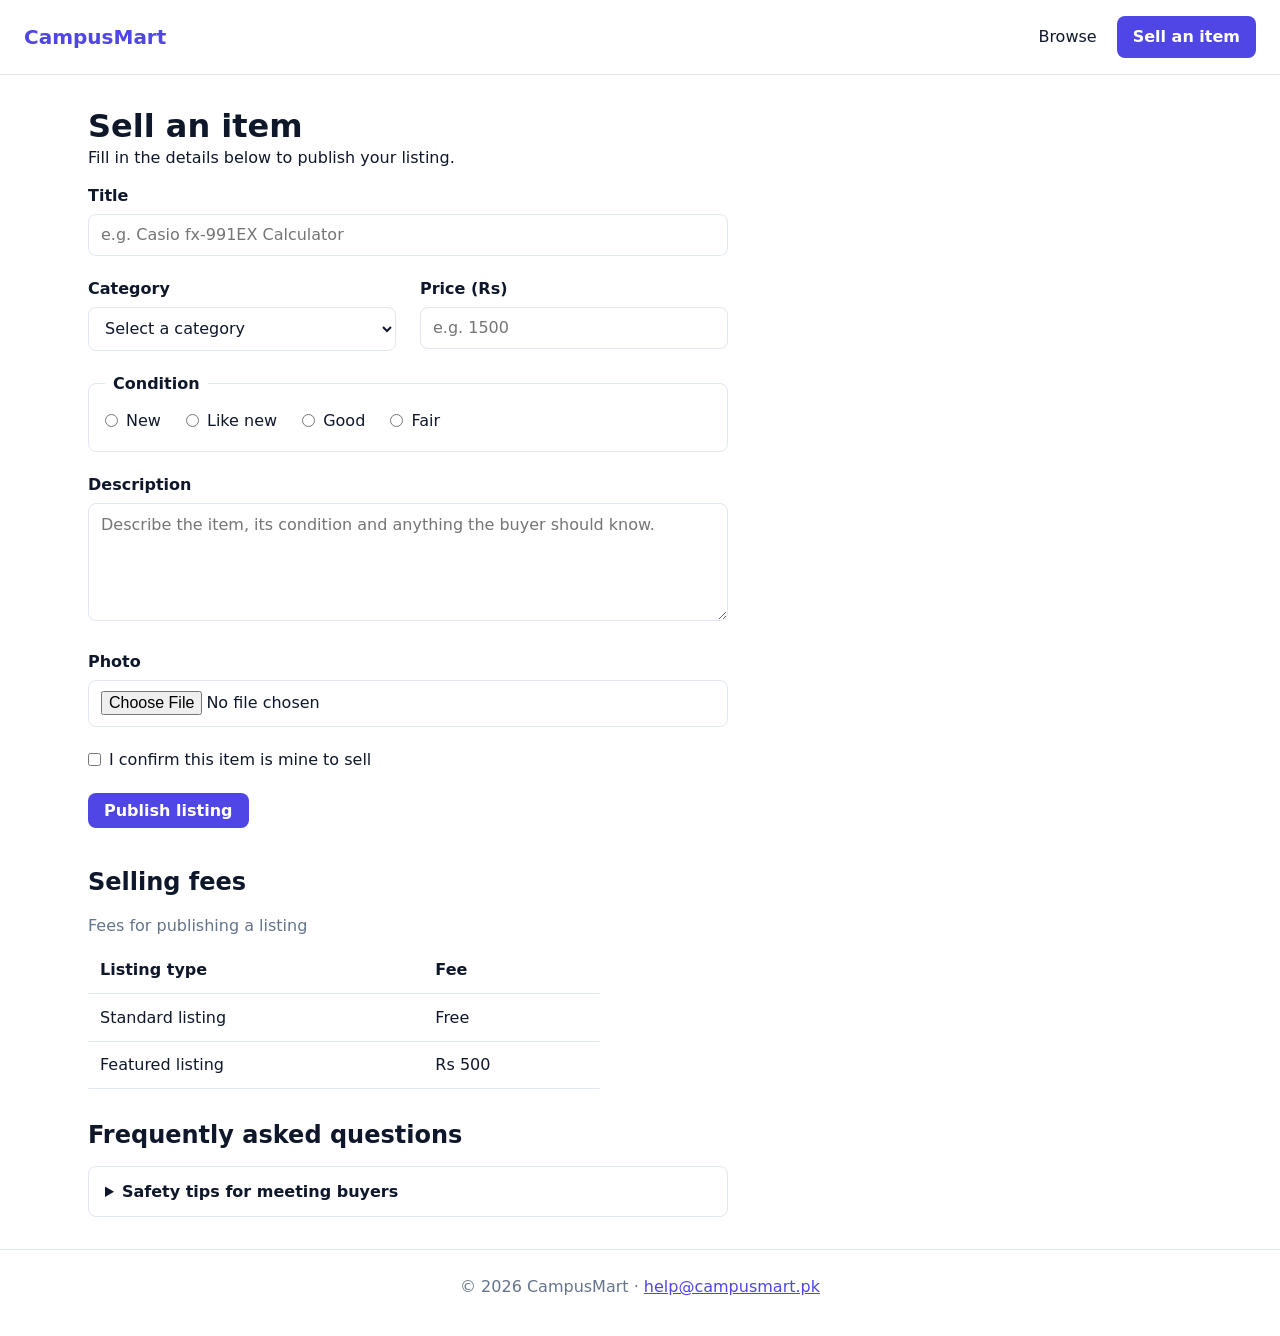
<file: sell.html>
<!DOCTYPE html>
<html lang="en">
  <head>
    <meta charset="UTF-8" />
    <meta name="viewport" content="width=device-width, initial-scale=1.0" />
    <meta name="description" content="Post a second-hand item for sale on CampusMart and reach students on campus." />
    <title>Sell an item | CampusMart</title>
    <link rel="stylesheet" href="styles.css" />
  </head>
  <body>
    <header class="site-header">
      <a href="index.html" class="logo">CampusMart</a>
      <nav aria-label="Main">
        <ul class="nav-links">
          <li><a href="index.html">Browse</a></li>
          <li><a href="sell.html" class="btn">Sell an item</a></li>
        </ul>
      </nav>
    </header>
    <main class="container">
      <h1>Sell an item</h1>
      <p>Fill in the details below to publish your listing.</p>

      <form action="/api/listings" method="post" enctype="multipart/form-data" class="sell-form">
        <div class="form-group">
          <label for="title">Title</label>
          <input id="title" name="title" type="text" required minlength="5" maxlength="100" pattern="(?!\d+$).*" title="Title must be 5 to 100 characters and cannot contain only digits." placeholder="e.g. Casio fx-991EX Calculator" />
        </div>

        <div class="form-row">
          <div class="form-group">
            <label for="category">Category</label>
            <select id="category" name="category" required>
              <option value="">Select a category</option>
              <option value="books">Books</option>
              <option value="electronics">Electronics</option>
              <option value="furniture">Furniture</option>
              <option value="clothing">Clothing</option>
              <option value="stationery">Stationery</option>
            </select>
          </div>
          <div class="form-group">
            <label for="price">Price (Rs)</label>
            <input id="price" name="price" type="number" required min="50" step="1" placeholder="e.g. 1500" />
          </div>
        </div>

        <fieldset>
          <legend>Condition</legend>
          <label class="option"><input type="radio" name="condition" value="NEW" required /> New</label>
          <label class="option"><input type="radio" name="condition" value="LIKE_NEW" /> Like new</label>
          <label class="option"><input type="radio" name="condition" value="GOOD" /> Good</label>
          <label class="option"><input type="radio" name="condition" value="FAIR" /> Fair</label>
        </fieldset>

        <div class="form-group">
          <label for="description">Description</label>
          <textarea id="description" name="description" rows="5" required minlength="20" placeholder="Describe the item, its condition and anything the buyer should know."></textarea>
        </div>

        <div class="form-group">
          <label for="photo">Photo</label>
          <input id="photo" name="photo" type="file" accept="image/*" />
        </div>

        <div class="form-group">
          <label class="option"><input type="checkbox" name="confirm" value="yes" required /> I confirm this item is mine to sell</label>
        </div>

        <button type="submit" class="btn">Publish listing</button>
      </form>

      <section aria-labelledby="fees-heading">
        <h2 id="fees-heading">Selling fees</h2>
        <table>
          <caption>Fees for publishing a listing</caption>
          <thead>
            <tr>
              <th scope="col">Listing type</th>
              <th scope="col">Fee</th>
            </tr>
          </thead>
          <tbody>
            <tr>
              <td>Standard listing</td>
              <td>Free</td>
            </tr>
            <tr>
              <td>Featured listing</td>
              <td>Rs 500</td>
            </tr>
          </tbody>
        </table>
      </section>

      <section aria-labelledby="safety-heading">
        <h2 id="safety-heading">Frequently asked questions</h2>
        <details>
          <summary>Safety tips for meeting buyers</summary>
          <ol>
            <li>Meet in a public place on campus during the day.</li>
            <li>Bring a friend if possible.</li>
            <li>Check the item before you accept payment.</li>
          </ol>
        </details>
      </section>
    </main>
    <footer class="site-footer">
      <p>&copy; 2026 CampusMart &middot; <a href="mailto:help@campusmart.pk">help@campusmart.pk</a></p>
    </footer>
  </body>
</html>
</file>
<file: styles.css>
*,
*::before,
*::after {
  box-sizing: border-box;
  margin: 0;
}

:root {
  --color-bg: #ffffff;
  --color-surface: #ffffff;
  --color-text: #0f172a;
  --color-muted: #64748b;
  --color-border: #e2e8f0;
  --color-primary: #4f46e5;
  --color-link: #4f46e5;
  --color-white: #ffffff;
  --color-highlight: #fde68a;
  --radius: 0.75rem;
  color-scheme: light dark;
}

@media (prefers-color-scheme: dark) {
  :root {
    --color-bg: #0b1120;
    --color-surface: #111827;
    --color-text: #e2e8f0;
    --color-muted: #94a3b8;
    --color-border: #1f2937;
    --color-link: #a5b4fc;
    --color-highlight: #854d0e;
  }
}

[data-theme="dark"] {
  --color-bg: #0b1120;
  --color-surface: #111827;
  --color-text: #e2e8f0;
  --color-muted: #94a3b8;
  --color-border: #1f2937;
  --color-link: #a5b4fc;
  --color-highlight: #854d0e;
  color-scheme: dark;
}

[data-theme="light"] {
  --color-bg: #ffffff;
  --color-surface: #ffffff;
  --color-text: #0f172a;
  --color-muted: #64748b;
  --color-border: #e2e8f0;
  --color-link: #4f46e5;
  --color-highlight: #fde68a;
  color-scheme: light;
}

body {
  font-family: system-ui, -apple-system, "Segoe UI", Roboto, sans-serif;
  line-height: 1.6;
  background: var(--color-bg);
  color: var(--color-text);
}

img {
  max-width: 100%;
  display: block;
  height: auto;
}

a {
  color: var(--color-link);
}

h1,
h2,
h3 {
  line-height: 1.2;
}

h2 {
  margin-bottom: 1rem;
}

p {
  margin-bottom: 0.75rem;
}

:focus-visible {
  outline: 2px solid var(--color-primary);
  outline-offset: 2px;
}

.site-header {
  display: flex;
  justify-content: space-between;
  align-items: center;
  padding: 1rem 1.5rem;
  border-bottom: 1px solid var(--color-border);
  position: sticky;
  top: 0;
  z-index: 10;
  background: var(--color-bg);
}

.logo {
  font-weight: 800;
  font-size: 1.25rem;
  color: var(--color-link);
  text-decoration: none;
}

.nav-links {
  display: flex;
  gap: 1.25rem;
  align-items: center;
  list-style: none;
  padding: 0;
}

.nav-links a {
  color: var(--color-text);
  text-decoration: none;
}

.nav-links a:hover {
  color: var(--color-link);
}

.btn {
  display: inline-block;
  padding: 0.5rem 1rem;
  border-radius: 0.5rem;
  background: var(--color-primary);
  color: var(--color-white);
  font-weight: 600;
  text-decoration: none;
}

.btn:hover {
  filter: brightness(1.1);
}

.nav-links .btn {
  color: var(--color-white);
}

.nav-links .btn:hover {
  color: var(--color-white);
}

button.btn {
  border: 0;
  cursor: pointer;
  font-family: inherit;
  font-size: 1rem;
  font-weight: 600;
}

.hero {
  text-align: center;
  padding: 3rem 1.5rem;
  background: linear-gradient(135deg, #4f46e5, #7c3aed);
  color: var(--color-white);
  border-radius: 1rem;
  margin: 1.5rem;
}

.hero h1 {
  font-size: clamp(2rem, 6vw, 3.5rem);
  line-height: 1.1;
  margin-bottom: 1rem;
}

.hero p {
  margin-bottom: 1.5rem;
}

.hero .btn {
  background: var(--color-white);
  color: var(--color-primary);
}

.container {
  max-width: 72rem;
  margin-inline: auto;
  padding: 2rem 1.5rem;
}

.listing-grid {
  display: grid;
  grid-template-columns: repeat(auto-fill, minmax(240px, 1fr));
  gap: 1.5rem;
}

.card {
  position: relative;
  border: 1px solid var(--color-border);
  border-radius: var(--radius);
  overflow: hidden;
  background: var(--color-surface);
  transition: transform 0.2s, box-shadow 0.2s;
}

.card:hover {
  transform: translateY(-4px);
  box-shadow: 0 10px 25px rgb(0 0 0 / 0.08);
}

.card img {
  aspect-ratio: 4 / 3;
  object-fit: cover;
  width: 100%;
}

.card-body {
  padding: 1rem;
}

.card-body h3 {
  margin-bottom: 0.25rem;
}

.card-body p:last-child {
  margin-bottom: 0;
}

.badge {
  position: absolute;
  top: 0.75rem;
  left: 0.75rem;
  padding: 0.25rem 0.75rem;
  border-radius: 999px;
  background: var(--color-primary);
  color: var(--color-white);
  font-size: 0.75rem;
  font-weight: 700;
}

.price {
  font-size: 1.25rem;
  font-weight: 800;
  color: var(--color-link);
}

.meta {
  font-size: 0.875rem;
  color: var(--color-muted);
}

.steps {
  padding-left: 1.25rem;
}

.site-footer {
  text-align: center;
  padding: 1.5rem;
  border-top: 1px solid var(--color-border);
  color: var(--color-muted);
}

.sell-form {
  max-width: 40rem;
  margin-bottom: 2.5rem;
}

.form-group {
  margin-bottom: 1.25rem;
}

.sell-form label {
  display: block;
  margin-bottom: 0.35rem;
  font-weight: 600;
}

.sell-form label.option {
  display: inline-flex;
  align-items: center;
  gap: 0.5rem;
  margin-right: 1.25rem;
  margin-bottom: 0;
  font-weight: 400;
}

.controls input[type="search"],
.controls select,
.sell-form input[type="text"],
.sell-form input[type="number"],
.sell-form input[type="file"],
.sell-form select,
.sell-form textarea {
  width: 100%;
  padding: 0.65rem 0.75rem;
  border: 1px solid var(--color-border);
  border-radius: 0.5rem;
  background: var(--color-surface);
  color: var(--color-text);
  font-family: inherit;
  font-size: 1rem;
}

.sell-form textarea {
  resize: vertical;
}

.form-row {
  display: grid;
  grid-template-columns: 1fr;
  gap: 0 1.5rem;
}

.sell-form fieldset {
  border: 1px solid var(--color-border);
  border-radius: 0.5rem;
  padding: 0.75rem 1rem 1rem;
  margin-bottom: 1.25rem;
}

.sell-form legend {
  padding: 0 0.5rem;
  font-weight: 600;
}

table {
  width: 100%;
  max-width: 32rem;
  border-collapse: collapse;
  margin-bottom: 2rem;
}

caption {
  text-align: left;
  margin-bottom: 0.5rem;
  color: var(--color-muted);
}

th,
td {
  padding: 0.65rem 0.75rem;
  text-align: left;
  border-bottom: 1px solid var(--color-border);
}

details {
  max-width: 40rem;
  border: 1px solid var(--color-border);
  border-radius: 0.5rem;
  padding: 0.75rem 1rem;
}

summary {
  cursor: pointer;
  font-weight: 600;
}

details ol {
  margin-top: 0.75rem;
  padding-left: 1.25rem;
}

.header-actions {
  display: flex;
  align-items: center;
  gap: 1rem;
}

.theme-toggle {
  padding: 0.35rem 0.6rem;
  border: 1px solid var(--color-border);
  border-radius: 0.5rem;
  background: var(--color-surface);
  color: var(--color-text);
  font-size: 1.1rem;
  line-height: 1;
  cursor: pointer;
}

.toolbar {
  display: flex;
  justify-content: space-between;
  align-items: center;
  flex-wrap: wrap;
  gap: 0.5rem 1rem;
  margin-bottom: 1rem;
}

.toolbar h2,
.toolbar p {
  margin-bottom: 0;
}

.controls {
  display: grid;
  grid-template-columns: 1fr;
  gap: 1rem;
  margin-bottom: 1rem;
}

.controls label {
  display: block;
  margin-bottom: 0.35rem;
  font-weight: 600;
}

#result-count {
  margin-bottom: 1rem;
  color: var(--color-muted);
}

.empty-message {
  padding: 2rem 1rem;
  text-align: center;
  color: var(--color-muted);
}

.saved-total {
  margin-top: 1.5rem;
  font-weight: 700;
}

.fav-btn {
  margin-top: 0.5rem;
  padding: 0.4rem 0.8rem;
  border: 1px solid var(--color-border);
  border-radius: 0.5rem;
  background: var(--color-surface);
  color: var(--color-text);
  font-family: inherit;
  font-size: 0.9rem;
  cursor: pointer;
}

mark {
  background: var(--color-highlight);
  color: inherit;
  padding: 0 0.1em;
  border-radius: 0.2em;
}

@media (min-width: 768px) {
  .form-row {
    grid-template-columns: 1fr 1fr;
  }

  .controls {
    grid-template-columns: 2fr 1fr 1fr;
  }
}

@media (max-width: 480px) {
  .nav-links li:not(:last-child) {
    display: none;
  }
}

@media (prefers-reduced-motion: reduce) {
  * {
    transition: none !important;
  }
}
</file>
